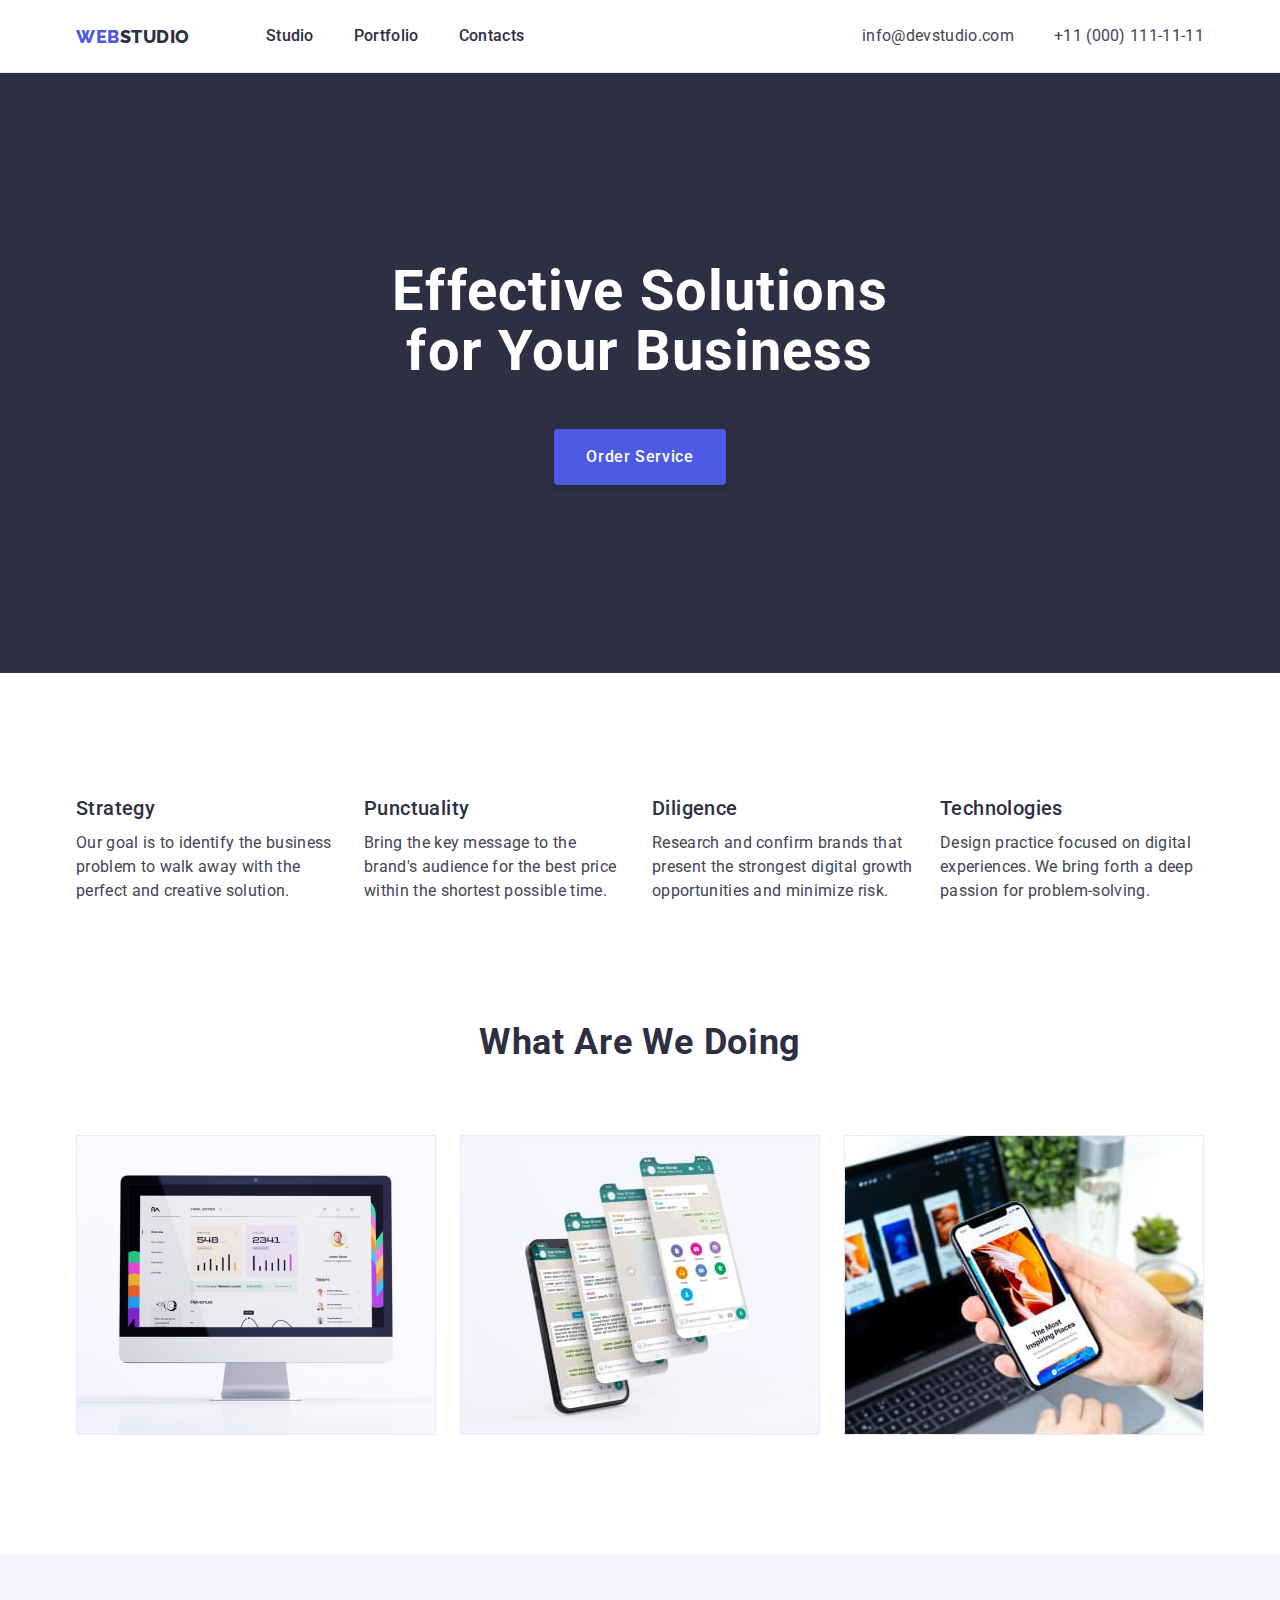
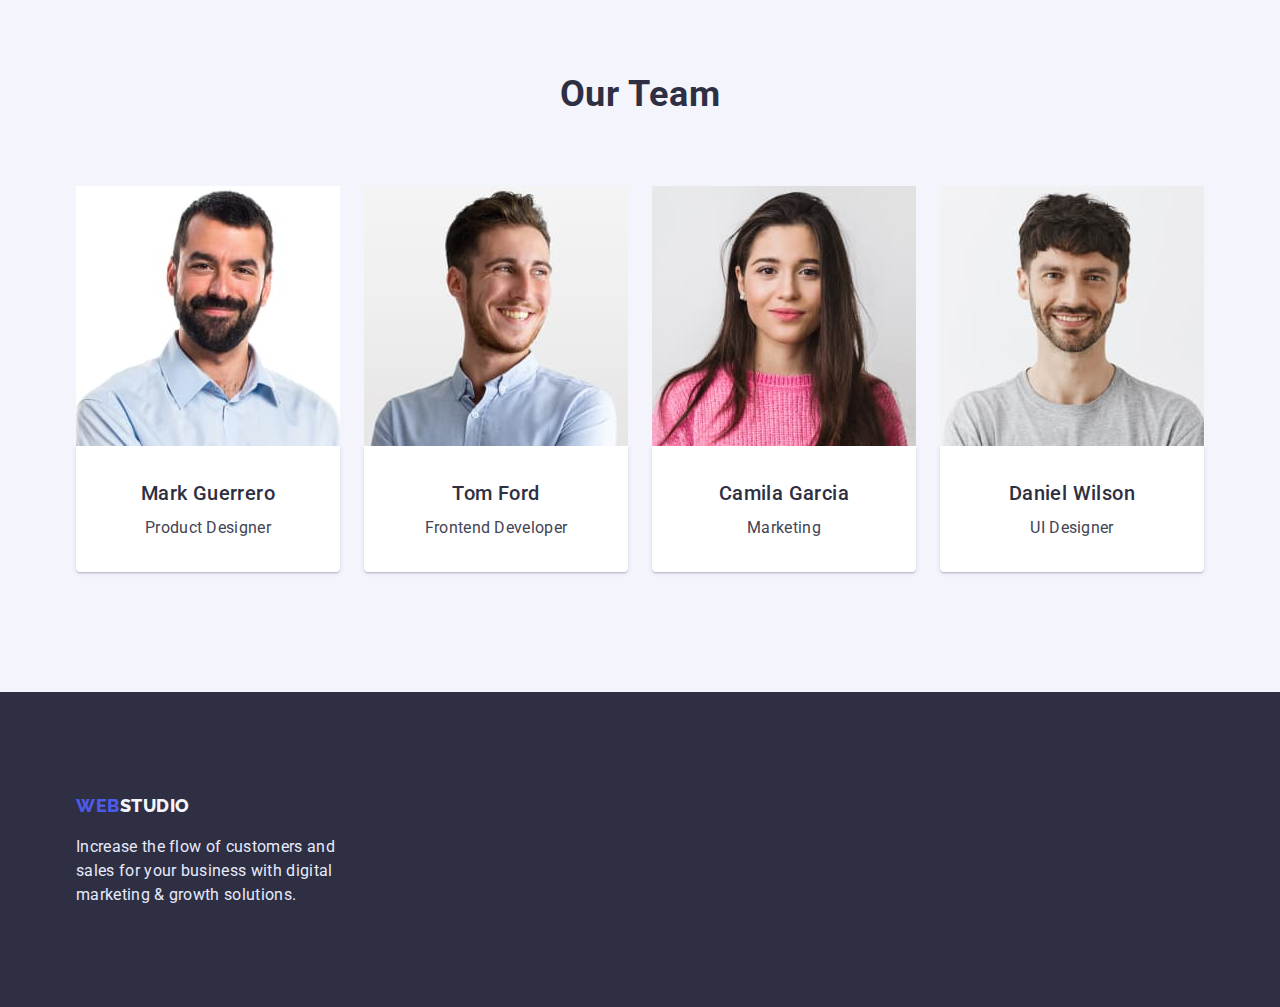
<file: index.html>
<!DOCTYPE html>
<html lang="en">
  <head>
    <meta charset="UTF-8" />
    <meta http-equiv="X-UA-Compatible" content="IE=edge" />
    <meta name="viewport" content="width=device-width, initial-scale=1.0" />
    <title>Document</title>
    <!--fonts-->
    <link
      href="https://fonts.googleapis.com/css2?family=Raleway:wght@800&family=Roboto:wght@400;500;700;900&display=swap"
      rel="stylesheet"
    />
    <!--modern normalize-->
    <link
      rel="stylesheet"
      href="https://cdn.jsdelivr.net/npm/modern-normalize@1.1.0/modern-normalize.min.css"
    />
    <!--custom styles-->
    <link rel="stylesheet" href="./css/styles.css" />
  </head>

  <body>
    <!--Header-->
    <header class="header">
      <div class="header-container container">
        <a class="logo" href="./index.html"
          >web<span class="logo-dark">studio</span></a
        >
        <nav class="navigation">
          <ul class="navigation-list">
            <li class="navigation-item">
              <a class="navigation-link" href="./index.html">Studio</a>
            </li>
            <li class="navigation-item">
              <a class="navigation-link" href="./portfolio.html">Portfolio</a>
            </li>
            <li class="navigation-item">
              <a class="navigation-link" href="#">Contacts</a>
            </li>
          </ul>
        </nav>
        <div class="contact-box">
          <ul class="contact-list">
            <li class="contact-item">
              <a class="contact-link" href="mailto:info@devstudio.com"
                >info@devstudio.com</a
              >
            </li>
            <li class="contacts-item">
              <a class="contact-link" href="tel:+110001111111"
                >+11 (000) 111-11-11</a
              >
            </li>
          </ul>
        </div>
      </div>
    </header>

    <main>
      <!--Order-->
      <section class="order">
        <div class="order-box container">
          <h1 class="heading-primary order-h">
            Effective Solutions<br />
            for Your Business
          </h1>
          <button type="button" class="btn btn-hero">Order Service</button>
        </div>
      </section>

      <!--About-->
      <section class="about">
        <div class="container">
          <h2 hidden class="heading-secondary">features</h2>
          <ul class="about-list card-set">
            <li class="about-item card-set-item">
              <h3 class="heading-tertiary">Strategy</h3>
              <p class="paragraph">
                Our goal is to identify the business problem to walk away with
                the perfect and creative solution.
              </p>
            </li>
            <li class="about-item card-set-item">
              <h3 class="heading-tertiary">Punctuality</h3>
              <p class="paragraph">
                Bring the key message to the brand's audience for the best price
                within the shortest possible time.
              </p>
            </li>
            <li class="about-item card-set-item">
              <h3 class="heading-tertiary">Diligence</h3>
              <p class="paragraph">
                Research and confirm brands that present the strongest digital
                growth opportunities and minimize risk.
              </p>
            </li>
            <li class="about-item card-set-item">
              <h3 class="heading-tertiary">Technologies</h3>
              <p class="paragraph">
                Design practice focused on digital experiences. We bring forth a
                deep passion for problem-solving.
              </p>
            </li>
          </ul>
        </div>
      </section>

      <!--What are we doing-->
      <section class="doing">
        <div class="container">
          <h2 class="heading-secondary">What are we doing</h2>
          <ul class="doing-list card-set">
            <li class="doing-item card-set-item">
              <img
                src="./images/monitor.jpg"
                alt="monitor"
                width="360"
                height="300"
                class="doing-img"
              />
            </li>
            <li class="doing-item card-set-item">
              <img
                src="./images/phone.jpg"
                alt="phone"
                width="360"
                height="300"
                class="doing-img"
              />
            </li>
            <li class="doing-item card-set-item">
              <img
                src="./images/laptope.jpg"
                alt="laptope"
                width="360"
                height="300"
                class="doing-img"
              />
            </li>
          </ul>
        </div>
      </section>

      <!--Team-->
      <section class="team">
        <div class="container">
          <h2 class="heading-secondary">Our Team</h2>
          <ul class="team-list card-set">
            <li class="team-item card-set-item">
              <img
                src="./images/mark.jpg"
                alt="Mark"
                width="264"
                height="260"
                class="team-img"
              />
              <div class="team-wrapper">
                <h3 class="heading-tertiary">Mark Guerrero</h3>
                <p class="paragraph">Product Designer</p>
              </div>
            </li>
            <li class="team-item card-set-item">
              <img
                src="./images/tom.jpg"
                alt="Tom"
                width="264"
                height="260"
                class="team-img"
              />
              <div class="team-wrapper">
                <h3 class="heading-tertiary">Tom Ford</h3>
                <p class="paragraph">Frontend Developer</p>
              </div>
            </li>
            <li class="team-item card-set-item">
              <img
                src="./images/camila.jpg"
                alt="Camila"
                width="264"
                height="260"
                class="team-img"
              />
              <div class="team-wrapper">
                <h3 class="heading-tertiary">Camila Garcia</h3>
                <p class="paragraph">Marketing</p>
              </div>
            </li>
            <li class="team-item card-set-item">
              <img
                src="./images/daniel.jpg"
                alt="Daniel"
                width="264"
                height="260"
                class="team-img"
              />
              <div class="team-wrapper">
                <h3 class="heading-tertiary">Daniel Wilson</h3>
                <p class="paragraph">UI Designer</p>
              </div>
            </li>
          </ul>
        </div>
      </section>
    </main>

    <!--footer-->
    <footer class="footer">
      <div class="footer-box container">
        <a class="logo footer-logo" href="./index.html"
          >web<span class="logo-light">studio</span></a
        >
        <p class="paragraph paragraph-footer">
          Increase the flow of customers and sales for your business with
          digital marketing & growth solutions.
        </p>
      </div>
    </footer>
  </body>
</html>
</file>
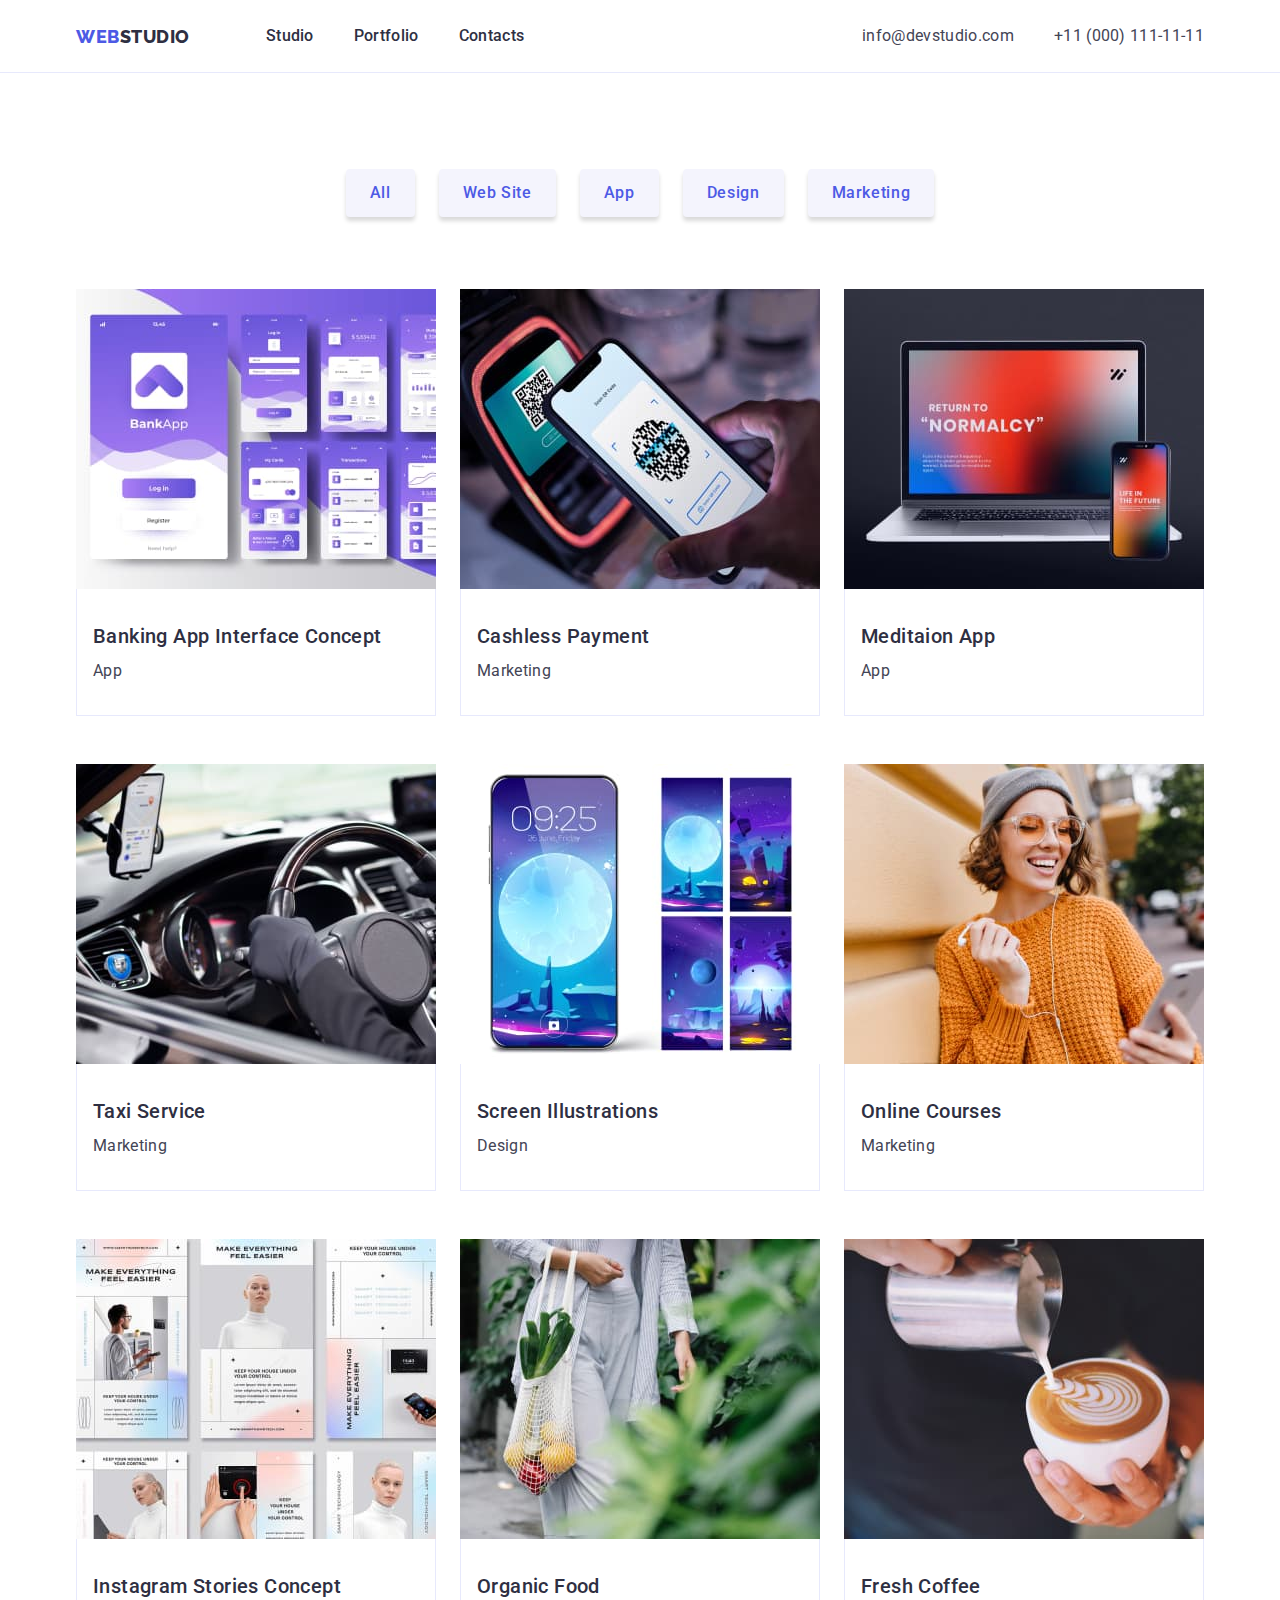
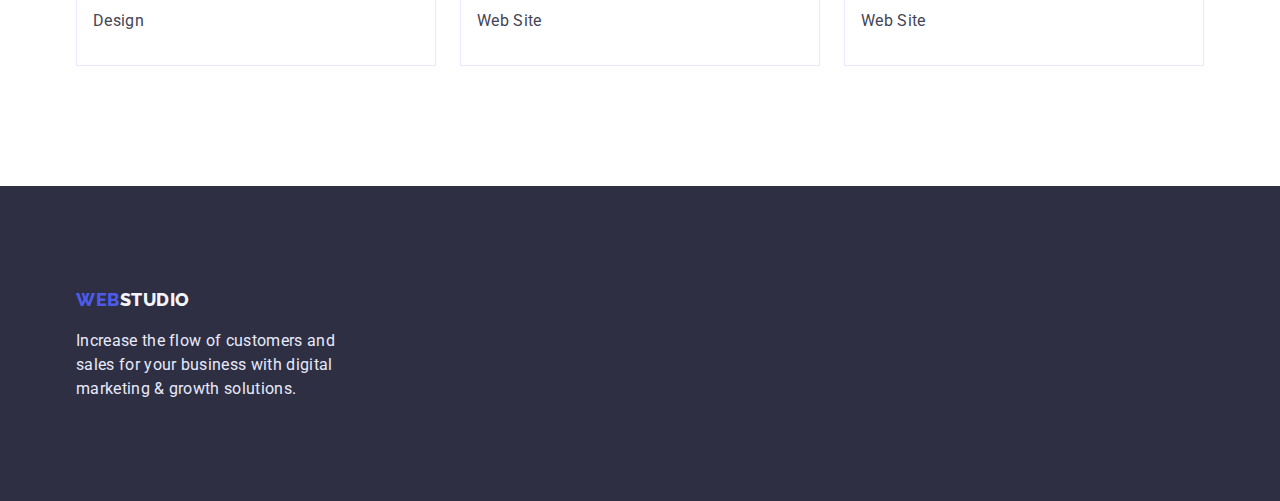
<file: portfolio.html>
<!DOCTYPE html>
<html lang="en">
  <head>
    <meta charset="UTF-8" />
    <meta http-equiv="X-UA-Compatible" content="IE=edge" />
    <meta name="viewport" content="width=device-width, initial-scale=1.0" />
    <title>Document</title>
    <!--fonts-->
    <link
      href="https://fonts.googleapis.com/css2?family=Raleway:wght@800&family=Roboto:wght@400;500;700;900&display=swap"
      rel="stylesheet"
    />
    <!--modern normalize-->
    <link
      rel="stylesheet"
      href="https://cdn.jsdelivr.net/npm/modern-normalize@1.1.0/modern-normalize.min.css"
    />
    <!--custom styles-->
    <link rel="stylesheet" href="./css/styles.css" />
  </head>

  <body>
    <!--Header-->
    <header class="header">
      <div class="header-container container">
        <a class="logo" href="./index.html"
          >web<span class="logo-dark">studio</span></a
        >
        <nav class="navigation">
          <ul class="navigation-list">
            <li class="navigation-item">
              <a class="navigation-link" href="./index.html">Studio</a>
            </li>
            <li class="navigation-item">
              <a class="navigation-link" href="./portfolio.html">Portfolio</a>
            </li>
            <li class="navigation-item">
              <a class="navigation-link" href="#">Contacts</a>
            </li>
          </ul>
        </nav>
        <div class="contact-box">
          <ul class="contact-list">
            <li class="contact-item">
              <a class="contact-link" href="mailto:info@devstudio.com"
                >info@devstudio.com</a
              >
            </li>
            <li class="contacts-item">
              <a class="contact-link" href="tel:+110001111111"
                >+11 (000) 111-11-11</a
              >
            </li>
          </ul>
        </div>
      </div>
    </header>

    <!--All-->
    <main>
      <!--buttons -->
      <section class="partfolio">
        <div class="container">
          <h1 hidden class="heading-primary visually-hidden">portfolio</h1>
          <ul class="filter">
            <li class="filer-list">
              <button type="button" class="btn btn-light">All</button>
            </li>
            <li class="filter-list">
              <button type="button" class="btn btn-light">Web Site</button>
            </li>
            <li class="filter-list">
              <button type="button" class="btn btn-light">App</button>
            </li>
            <li class="filter-list">
              <button type="button" class="btn btn-light">Design</button>
            </li>
            <li class="filter-list">
              <button type="button" class="btn btn-light">Marketing</button>
            </li>
          </ul>

          <!--Partfolio-->

          <ul class="partfolio-list">
            <li class="portfolio-item">
              <a href="#"
                ><img
                  src="./images/interface.jpg"
                  alt="interface"
                  width="360"
                  height="300"
                  class="portfolio-img"
              /></a>
              <div class="partfolio-wrapper">
                <h2 class="heading-tertiary">Banking App Interface Concept</h2>
                <p class="paragraph">App</p>
              </div>
            </li>
            <li class="portfolio-item">
              <a href="#"
                ><img
                  src="./images/payment.jpg"
                  alt="payment"
                  width="360"
                  height="300"
                  class="portfolio-img"
              /></a>
              <div class="partfolio-wrapper">
                <h2 class="heading-tertiary">Cashless Payment</h2>
                <p class="paragraph">Marketing</p>
              </div>
            </li>
            <li class="portfolio-item">
              <a href="#"
                ><img
                  src="./images/maditation.jpg"
                  alt="maditation"
                  width="360"
                  height="300"
                  class="portfolio-img"
              /></a>
              <div class="partfolio-wrapper">
                <h2 class="heading-tertiary">Meditaion App</h2>
                <p class="paragraph">App</p>
              </div>
            </li>
            <li class="portfolio-item">
              <a href="#"
                ><img
                  src="./images/taxi.jpg"
                  alt="taxi"
                  width="360"
                  height="300"
                  class="portfolio-img"
              /></a>
              <div class="partfolio-wrapper">
                <h2 class="heading-tertiary">Taxi Service</h2>
                <p class="paragraph">Marketing</p>
              </div>
            </li>
            <li class="portfolio-item">
              <a href="#"
                ><img
                  src="./images/screen.jpg"
                  alt="screen"
                  width="360"
                  height="300"
                  class="portfolio-img"
              /></a>
              <div class="partfolio-wrapper">
                <h2 class="heading-tertiary">Screen Illustrations</h2>
                <p class="paragraph">Design</p>
              </div>
            </li>
            <li class="portfolio-item">
              <a href="#"
                ><img
                  src="./images/courses.jpg"
                  alt="courses"
                  width="360"
                  height="300"
                  class="portfolio-img"
              /></a>
              <div class="partfolio-wrapper">
                <h2 class="heading-tertiary">Online Courses</h2>
                <p class="paragraph">Marketing</p>
              </div>
            </li>
            <li class="portfolio-item">
              <a href="#"
                ><img
                  src="./images/instagram.jpg"
                  alt="instagram"
                  width="360"
                  height="300"
                  class="portfolio-img"
              /></a>
              <div class="partfolio-wrapper">
                <h2 class="heading-tertiary">Instagram Stories Concept</h2>
                <p class="paragraph">Design</p>
              </div>
            </li>
            <li class="portfolio-item">
              <a href="#"
                ><img
                  src="./images/food.jpg"
                  alt="food"
                  width="360"
                  height="300"
                  class="portfolio-img"
              /></a>
              <div class="partfolio-wrapper">
                <h2 class="heading-tertiary">Organic Food</h2>
                <p class="paragraph">Web Site</p>
              </div>
            </li>
            <li class="portfolio-item">
              <a href="#"
                ><img
                  src="./images/coffee.jpg"
                  alt="coffee"
                  width="360"
                  height="300"
                  class="portfolio-img"
              /></a>
              <div class="partfolio-wrapper">
                <h2 class="heading-tertiary">Fresh Coffee</h2>
                <p class="paragraph">Web Site</p>
              </div>
            </li>
          </ul>
        </div>
      </section>
    </main>

    <!--footer-->
    <footer class="footer">
      <div class="footer-box container">
        <a class="logo logo-footer" href="./index.html"
          >web<span class="logo-light">studio</span></a
        >
        <p class="paragraph paragraph-footer">
          Increase the flow of customers and sales for your business with
          digital marketing & growth solutions.
        </p>
      </div>
    </footer>
  </body>
</html>
</file>
<file: css/styles.css>
:root {
    --brand-color:#4D5AE5;
    --dark-color:#2E2F42;
    --success-color:#31D0AA;
    --text-color:#434455;
    --subtle-text-color:#8E8F99;
    --accent-color:#E7E9FC;
    --light-color:#F4F4FD;
    --white-color:#FFFFFF;
    --black-color:#000000;

    /*Others*/
    --radius:;
    --indent: 24px;
    --items: 3;

}

body {
font-family:'roboto',sans-serif;
color:var(--text-color)
}

a {
    text-decoration: none;
}
ul {
    list-style: none;
    padding: 0 0;
    margin: 0 0;
}
img {
    display: block;
    max-width: 100%;
    height: auto ;
}
h1,
h2,
h3,
h4,
h5,
h6,
p {
    margin: 0;
    padding: 0;
}
/*universal class*/
.container {
    width: 1158px;
    margin-left: auto;
    margin-right: auto;
    padding: 0 15px;
    /*utline: 2px solid red;
    outline-offset: -2px;*/
}
.card-set {
display: flex;
flex-wrap: wrap;

gap: var(--indent);
}
.card-set-item {
    flex-basis: calc((100% - (var(--indent) * (var(--items) - 1))) / var(--items));
}

/*Heading and paragraf*/
.heading-primary {
    font-size: 56px;
    line-height: 60px;
    font-weight: 700px;
    letter-spacing: 0.02em;
    color: white;
    margin-bottom: 48px;
}
.heading-secondary {
    font-weight: 700;
    font-size: 36px;
    line-height: 1.1;
    text-align: center;
    letter-spacing: 0.02em;
    text-transform: capitalize;
    color: var(--dark-color);
    margin-bottom: 72px;
}
.heading-tertiary {
    font-weight: 500;
    font-size: 20px;
    line-height: 1.5;
    letter-spacing: 0.02em;
    color: var(--dark-color);
    flex: none;
   
    
}

.paragraph {
    font-size: 16px;
    line-height: 1.5;
    letter-spacing: 0.02em;
    flex: none;
    order: 1;
    color: var(--text-color);
    margin-top: 8px;
}


/*header*/

.header { 
    background-color: var(--white-color);
    border-bottom: 1px solid;
    border-color: #E7E9FC;
}

.header-container {
    display: flex;
    align-items: center;

}

/*Logo-header*/
.logo {
    text-transform: uppercase;
    font-family: 'raleway';
    font-size: 18px;
    font-weight: 800;
    line-height: 1.5;
    letter-spacing: 0.03em;
    margin-right: 76px;
    color: var(--brand-color)
}

.logo-dark {
    color: var(--dark-color)
}

.navigation {
    margin-right: auto;
}
.navigation-list,
.contact-list {
    display: flex;
    gap: 40px;
}


.navigation-link,
.contact-link {
    display: block;
    padding: 24px 0;
}

 .navigation-link {
    font-weight: 500;
    font-size: 16px;
    line-height: 1.5;
    letter-spacing: 0.02em;
    color:var(--dark-color)
 }
 .navigation-link:hover,
 .navigation-link:focus {
    color: var(--brand-color)
 }

 .contact-box {
    display: flex;
    align-items: center;
 }

    
 

.contact-link {
    font-weight: 400;
    font-size: 16px;
    line-height: 1.5;
    letter-spacing: 0.02em;
    color: #434455;
}
.contact-link:hover,
.contact-link:focus {
    color: var(--brand-color)
}



/*Order*/

.order{
    padding: 188px 0;
    background: #2E2F42;
}
.order-box { 
    display: flex;
    flex-direction: column;
    align-items: center;
    text-align: center;
}



.btn {
    display: flex;
    align-items: center;
    font-family: 'roboto';
    font-weight: 500;
    font-size: 16px;
    line-height: 1.5;
    letter-spacing: 0.04em;
    flex-direction: row;
    align-items: flex-start;
    border-radius: 4px;
    border: none;
    cursor: pointer;
    color: white;
}


.btn-hero {
    background: #4D5AE5;
    padding: 16px 32px;
    gap: 10px;
    background: var(--brand-color);
    box-shadow: 0px 4px 4px rgba(0, 0, 0, 0.15);
}

.btn-hero:hover,
.btn-hero:focus {
    box-shadow: 0px 1px 6px rgba(46, 47, 66, 0.08), 0px 1px 1px rgba(46, 47, 66, 0.16), 0px 2px 1px rgba(46, 47, 66, 0.08);
    background-color: #404BBF;
    color: var(white);
}


/* sevtion about*/

.about {
    padding: 120px 0;
}
.about-list {
    --items: 4;

}




/* section doing*/
.doing {
    padding-bottom: 120px;
}
.doing-list {
    --items: 3;
}


/*Team*/
.team {
    background: var(--light-color);
    padding: 120px 0;
}
.team-list {
    --items: 4;
}
.team-wrapper {
    text-align: center;
    padding: 32px 16px;
    background: var(--white-color);
        box-shadow: 0px 1px 6px rgba(46, 47, 66, 0.08), 0px 1px 1px rgba(46, 47, 66, 0.16), 0px 2px 1px rgba(46, 47, 66, 0.08);
        border-radius: 0px 0px 4px 4px;
}



/*partfolio*/


/*filter*/

.filter {
    display: flex;
    flex-direction: row;
    justify-content: center;
    align-items: flex-start;
    gap: var(--indent);
    margin-bottom: 72px;
}

.btn-light {
    background: #F4F4FD;
    color: var(--brand-color);
    box-shadow: 0px 4px 4px rgba(0, 0, 0, 0.15);
    padding: 12px 24px;
}   

.btn-light:hover,
.btn-light:focus {
    background: #404BBF;
    color: white;
    box-shadow: 0px 3px 1px rgba(0, 0, 0, 0.1), 0px 2px 1px rgba(0, 0, 0, 0.08), 0px 2px 2px rgba(0, 0, 0, 0.12);
}


/*Partfolio BOX*/
.partfolio {
    padding-top: 96px;
    padding-bottom: 120px;
}
.partfolio-list {
    display: flex;
    flex-wrap: wrap;
    gap: var(--indent);
    row-gap: 48px;
}

.partfolio-item {
    
}

.partfolio-wrapper {
    padding-top: 32px;
    padding-bottom: 32px;
    padding-left: 16px;

    border: 1px solid var(--accent-color);
    border-top: none;
}






/*footer*/

.footer {
    background: var(--dark-color);
    padding: 100px 0;
}


/*Logo Footer*/
.logo-light {
    color: var(--light-color);
}

.paragraph-footer {
    max-width: 264px;
    margin-top: 16px;
    color: var(--accent-color);
}
</file>
